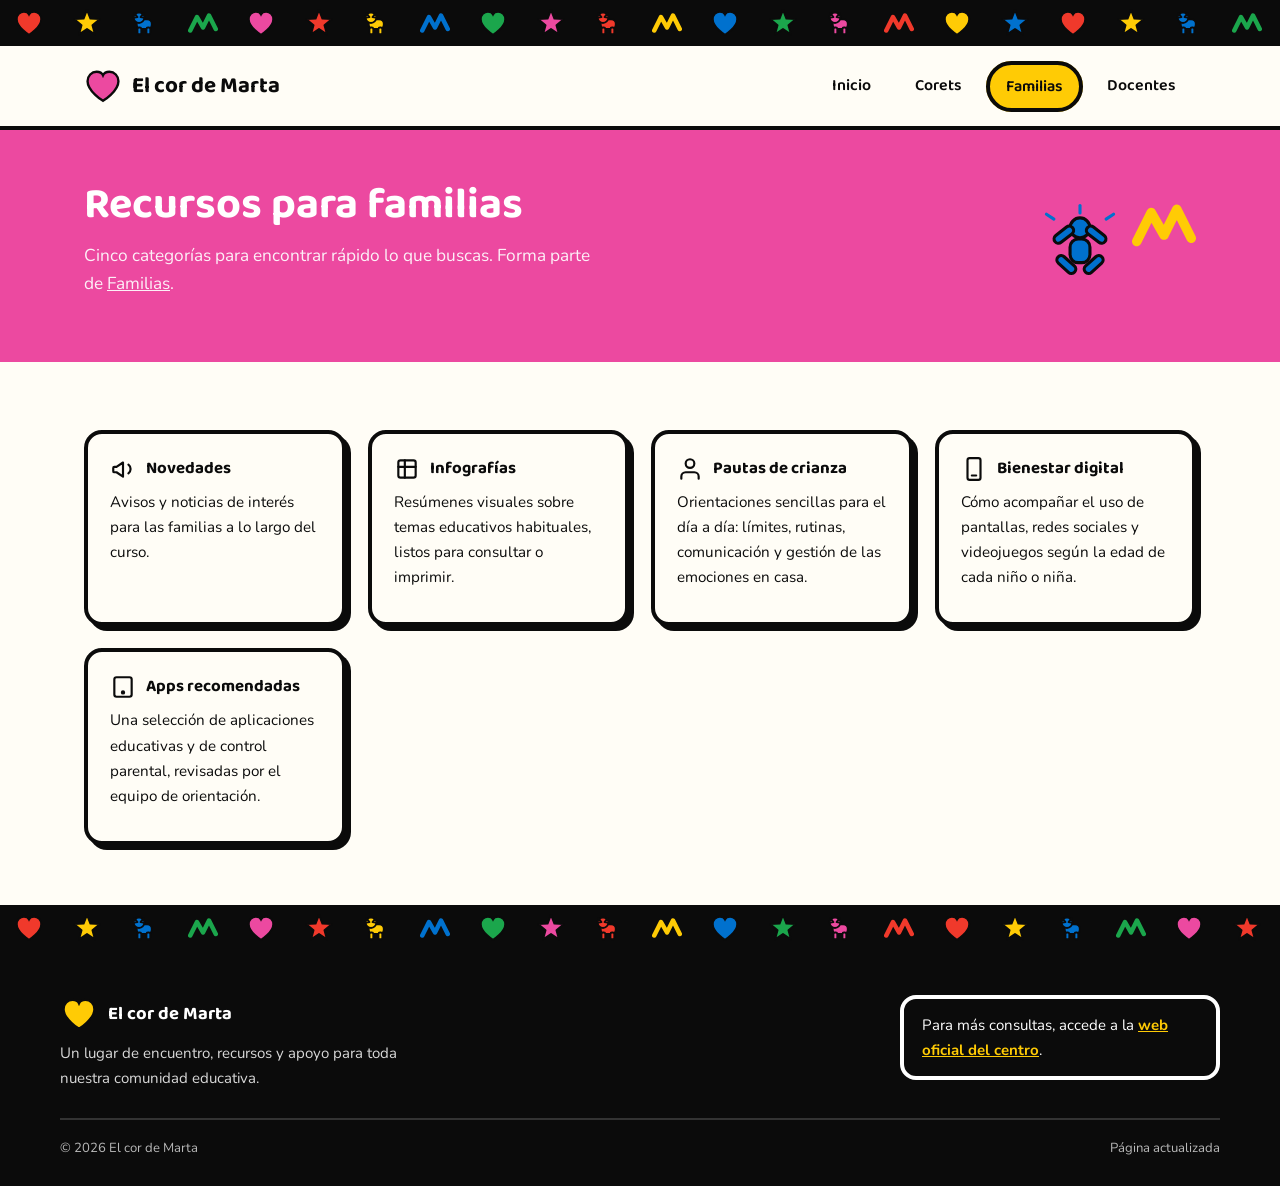
<file: recursos.html>
<!DOCTYPE html>
<html lang="es">
<head>
<meta charset="UTF-8">
<meta name="viewport" content="width=device-width, initial-scale=1.0">
<title>El cor de Marta — Recursos para familias</title>
<meta name="description" content="Novedades, infografías, pautas de crianza, bienestar digital y apps recomendadas.">
<link rel="icon" href="data:image/svg+xml,%3Csvg xmlns='http://www.w3.org/2000/svg' viewBox='0 0 32 32'%3E%3Cpath fill='%23EC49A0' stroke='%230B0B0B' stroke-width='2' d='M16 28.5S3 20.4 3 11.9C3 7.5 6.4 4 10.6 4c2.5 0 4.6 1.2 5.4 3 .8-1.8 2.9-3 5.4-3C25.6 4 29 7.5 29 11.9 29 20.4 16 28.5 16 28.5Z'/%3E%3C/svg%3E">
<link rel="stylesheet" href="css/style.css">
</head>
<body data-page="recursos">

<div class="haring-border" data-count="18"><div class="track"></div></div>
<div id="site-header"></div>

<main>
  <section class="page-banner pink">
    <div class="wrap banner-row">
      <div>
        <h1>Recursos para familias</h1>
        <p>Cinco categorías para encontrar rápido lo que buscas. Forma parte de <a href="familias.html" style="color:#fff;">Familias</a>.</p>
      </div>
      <div class="banner-figs" aria-hidden="true">
        <span class="haring-decor lg bounce-3" data-fig="dance" data-color="#0071CE" data-pose="1"></span>
        <span class="haring-decor bounce-1" data-fig="zigzag" data-color="#FFCB05"></span>
      </div>
    </div>
  </section>

  <section class="block">
    <div class="wrap">
      <div class="res-list">
        <div class="res-item">
          <h3><svg viewBox="0 0 24 24" fill="none" stroke="#0B0B0B" stroke-width="2" stroke-linecap="round" stroke-linejoin="round"><path d="M3 11v3a1 1 0 0 0 1 1h2l6 4V6L6 10H4a1 1 0 0 0-1 1Z"/><path d="M17 8a5 5 0 0 1 0 8"/></svg>Novedades</h3>
          <p>Avisos y noticias de interés para las familias a lo largo del curso.</p>
        </div>
        <div class="res-item">
          <h3><svg viewBox="0 0 24 24" fill="none" stroke="#0B0B0B" stroke-width="2" stroke-linecap="round" stroke-linejoin="round"><rect x="4" y="4" width="16" height="16" rx="2"/><path d="M4 10h16M10 4v16"/></svg>Infografías</h3>
          <p>Resúmenes visuales sobre temas educativos habituales, listos para consultar o imprimir.</p>
        </div>
        <div class="res-item">
          <h3><svg viewBox="0 0 24 24" fill="none" stroke="#0B0B0B" stroke-width="2" stroke-linecap="round" stroke-linejoin="round"><path d="M20 21v-2a4 4 0 0 0-4-4H8a4 4 0 0 0-4 4v2"/><circle cx="12" cy="7" r="4"/></svg>Pautas de crianza</h3>
          <p>Orientaciones sencillas para el día a día: límites, rutinas, comunicación y gestión de las emociones en casa.</p>
        </div>
        <div class="res-item">
          <h3><svg viewBox="0 0 24 24" fill="none" stroke="#0B0B0B" stroke-width="2" stroke-linecap="round" stroke-linejoin="round"><rect x="6" y="2" width="12" height="20" rx="2"/><path d="M10 18h4"/></svg>Bienestar digital</h3>
          <p>Cómo acompañar el uso de pantallas, redes sociales y videojuegos según la edad de cada niño o niña.</p>
        </div>
        <div class="res-item">
          <h3><svg viewBox="0 0 24 24" fill="none" stroke="#0B0B0B" stroke-width="2" stroke-linecap="round" stroke-linejoin="round"><rect x="4" y="3" width="16" height="18" rx="2"/><circle cx="12" cy="17" r="1"/></svg>Apps recomendadas</h3>
          <p>Una selección de aplicaciones educativas y de control parental, revisadas por el equipo de orientación.</p>
        </div>
      </div>
    </div>
  </section>
</main>

<div id="site-footer"></div>
<script src="js/nav.js"></script>
</body>
</html>
</file>
<file: css/style.css>
/* ============================================================
   EL COR DE MARTA — estilo Haring: color plano, contorno negro
   grueso, figuras bailando "de bloques" y bordes animados.
   ============================================================ */

@import url('https://fonts.googleapis.com/css2?family=Baloo+2:wght@500;600;700;800&family=Nunito:wght@400;600;700;800&display=swap');

:root{
  --ink:#0B0B0B;
  --paper:#FFFDF6;
  --red:#F0392B;
  --yellow:#FFCB05;
  --blue:#0071CE;
  --green:#1BA64C;
  --pink:#EC49A0;
  --border:4px;
  --radius:22px;
  --maxw:1160px;
  --shadow-off:8px;
}

*{box-sizing:border-box;}
html{scroll-behavior:smooth;}
body{
  margin:0;
  background:var(--paper);
  color:var(--ink);
  font-family:'Nunito',-apple-system,sans-serif;
  font-size:17px;
  line-height:1.65;
}
h1,h2,h3,.brand-name{
  font-family:'Baloo 2',cursive;
  font-weight:700;
  line-height:1.1;
  margin:0;
}
p{margin:0 0 1em;}
a{color:var(--ink);}
img{max-width:100%;display:block;}
.wrap{max-width:var(--maxw);margin:0 auto;padding:0 24px;}
section{scroll-margin-top:104px;}
::selection{background:var(--yellow);}

@media (prefers-reduced-motion: reduce){
  *{animation-duration:.001ms !important;animation-iteration-count:1 !important;transition-duration:.001ms !important;}
}

/* ---------------- Botones ---------------- */
.btn{
  display:inline-flex;align-items:center;gap:8px;
  font-family:'Baloo 2',cursive;font-weight:700;font-size:1rem;
  padding:12px 24px;border-radius:999px;
  border:var(--border) solid var(--ink);
  background:var(--yellow);color:var(--ink);
  text-decoration:none;cursor:pointer;
  box-shadow:5px 5px 0 var(--ink);
  transition:transform .15s ease, box-shadow .15s ease;
}
.btn:hover{transform:translate(-2px,-2px);box-shadow:7px 7px 0 var(--ink);}
.btn:active{transform:translate(1px,1px);box-shadow:3px 3px 0 var(--ink);}
.btn.pink{background:var(--pink);color:#fff;}
.btn.blue{background:var(--blue);color:#fff;}
.btn.outline{background:var(--paper);}

/* ---------------- Franja Haring (borde animado) ---------------- */
.haring-border{
  overflow:hidden;background:var(--ink);
  height:46px;border-top:var(--border) solid var(--ink);border-bottom:var(--border) solid var(--ink);
}
.haring-border .track{
  display:flex;align-items:center;height:100%;width:max-content;
  animation:scroll-left 22s linear infinite;
}
.haring-border .track svg{height:30px;width:30px;margin:0 14px;flex:none;}
@keyframes scroll-left{
  from{transform:translateX(0);}
  to{transform:translateX(-50%);}
}
@media (prefers-reduced-motion: reduce){
  .haring-border .track{animation:none;overflow-x:auto;}
}

/* ---------------- Cabecera ---------------- */
header{
  position:sticky;top:0;z-index:60;
  background:var(--paper);
  border-bottom:var(--border) solid var(--ink);
}
.nav-row{
  display:flex;align-items:center;justify-content:space-between;
  padding:14px 24px;max-width:var(--maxw);margin:0 auto;gap:16px;
}
.brand{display:flex;align-items:center;gap:10px;text-decoration:none;}
.brand-name{font-size:1.4rem;color:var(--ink);}
.brand svg{width:38px;height:38px;flex:none;}

nav.primary{display:flex;align-items:center;gap:4px;}
nav.primary a{
  font-family:'Baloo 2',cursive;font-weight:600;font-size:1rem;
  text-decoration:none;color:var(--ink);
  padding:9px 16px;border-radius:999px;border:var(--border) solid transparent;
}
nav.primary a:hover{border-color:var(--ink);}
nav.primary a.active{background:var(--yellow);border-color:var(--ink);}
.has-sub{position:relative;}
.submenu{
  display:none;position:absolute;top:100%;left:0;min-width:190px;margin-top:8px;
  background:var(--paper);border:var(--border) solid var(--ink);border-radius:16px;
  box-shadow:5px 5px 0 var(--ink);padding:8px;
}
.has-sub:hover .submenu,.has-sub:focus-within .submenu{display:block;}
.submenu a{display:block;padding:9px 12px;border-radius:10px;}
.submenu a:hover{background:var(--yellow);}

#menu-btn{
  display:none;background:var(--paper);border:var(--border) solid var(--ink);border-radius:12px;
  padding:8px 10px;cursor:pointer;
}
#menu-btn svg{width:22px;height:22px;display:block;}
@media (max-width:820px){
  nav.primary{
    display:none;position:absolute;top:100%;left:0;right:0;
    background:var(--paper);border-bottom:var(--border) solid var(--ink);
    flex-direction:column;align-items:stretch;padding:10px 20px 20px;gap:6px;
  }
  nav.primary a{padding:12px;}
  .submenu{display:block;position:static;border:none;box-shadow:none;padding:0 0 0 16px;margin:2px 0 0;}
  #menu-btn{display:inline-flex;}
  #menu-btn[aria-expanded="true"] ~ nav.primary,
  nav.primary.open{display:flex;}
}

/* ---------------- Héroe con foto original enmarcada ---------------- */
.hero{padding:56px 0 64px;position:relative;overflow:hidden;}
.hero-grid{display:grid;grid-template-columns:1.05fr 0.95fr;gap:44px;align-items:center;}
.hero h1{font-size:clamp(2rem,4.6vw,3rem);}
.hero .lede{font-size:1.15rem;max-width:44ch;margin-top:16px;}
.eyebrow-chip{
  display:inline-block;background:var(--green);color:#fff;font-family:'Baloo 2',cursive;
  font-weight:700;padding:6px 16px;border-radius:999px;border:var(--border) solid var(--ink);
  margin-bottom:16px;box-shadow:4px 4px 0 var(--ink);
}
.framed-photo{position:relative;}
.framed-photo::before{
  content:"";position:absolute;top:var(--shadow-off);left:var(--shadow-off);
  width:100%;height:100%;background:var(--pink);border-radius:var(--radius);z-index:0;
}
.framed-photo img{
  position:relative;z-index:1;border:var(--border) solid var(--ink);border-radius:var(--radius);
  width:100%;height:auto;object-fit:cover;aspect-ratio:4/3;
}
@media (max-width:820px){
  .hero-grid{grid-template-columns:1fr;}
}

/* ---------------- Aviso / novedades ---------------- */
.noticias{
  margin-top:44px;background:var(--yellow);border:var(--border) solid var(--ink);border-radius:var(--radius);
  padding:24px 28px;display:flex;gap:16px;align-items:flex-start;box-shadow:6px 6px 0 var(--ink);
}
.noticias svg{flex:none;width:34px;height:34px;}
.noticias h2{font-size:1.2rem;margin-bottom:6px;}
.noticias p{margin:0;}

/* ---------------- Encabezados de sección ---------------- */
.section-head{display:flex;align-items:center;gap:14px;margin-bottom:8px;}
.section-head svg{width:40px;height:40px;flex:none;}
.section-head h2{font-size:2rem;}
.section-intro{max-width:62ch;margin:12px 0 38px;font-size:1.05rem;}

/* ---------------- Tarjetas resumen (Inicio) ---------------- */
.overview{padding:60px 0;}
.card-row{display:grid;grid-template-columns:repeat(3,1fr);gap:28px;}
.card{
  position:relative;background:var(--paper);border:var(--border) solid var(--ink);border-radius:var(--radius);
  padding:0 0 22px;overflow:hidden;box-shadow:6px 6px 0 var(--ink);
  transition:transform .15s ease, box-shadow .15s ease;
}
.card:hover{transform:translate(-3px,-3px);box-shadow:9px 9px 0 var(--ink);}
.card .thumb{width:100%;aspect-ratio:16/10;object-fit:cover;border-bottom:var(--border) solid var(--ink);}
.card .body{padding:20px 22px 0;}
.card h3{font-size:1.25rem;margin-bottom:8px;}
.card p{font-size:.97rem;}
.card a.go{
  display:inline-block;margin:8px 22px 0;font-family:'Baloo 2',cursive;font-weight:700;
  text-decoration:none;border-bottom:3px solid var(--ink);
}
@media (max-width:900px){.card-row{grid-template-columns:1fr;}}

/* ---------------- Bloques de contenido ---------------- */
.block{padding:60px 0;}
.block.tint-green{background:#E9F7EC;}
.block.tint-blue{background:#E7F2FB;}
.block.tint-pink{background:#FDEBF4;}

.res-list{display:grid;grid-template-columns:repeat(auto-fit,minmax(240px,1fr));gap:22px;margin-top:8px;}
.res-item{
  background:var(--paper);border:var(--border) solid var(--ink);border-radius:18px;
  padding:22px;box-shadow:5px 5px 0 var(--ink);
}
.res-item h3{font-size:1.05rem;margin-bottom:8px;display:flex;align-items:center;gap:10px;}
.res-item h3 svg{width:26px;height:26px;flex:none;}
.res-item p{margin:0 0 10px;font-size:.95rem;}
.res-item a{font-weight:700;border-bottom:2px solid var(--ink);text-decoration:none;}

.two-col{display:grid;grid-template-columns:1fr 1fr;gap:40px;align-items:start;}
@media (max-width:820px){.two-col{grid-template-columns:1fr;}}

ol.steps{margin:0;padding:0;list-style:none;counter-reset:step;}
ol.steps li{counter-increment:step;position:relative;padding-left:46px;margin-bottom:20px;}
ol.steps li::before{
  content:counter(step);position:absolute;left:0;top:-4px;
  width:32px;height:32px;border-radius:50%;background:var(--blue);color:#fff;
  border:3px solid var(--ink);font-family:'Baloo 2',cursive;font-weight:700;
  display:flex;align-items:center;justify-content:center;
}
ol.steps strong{display:block;font-family:'Baloo 2',cursive;font-size:1.05rem;}

.contact-box{
  border:var(--border) solid var(--ink);border-radius:var(--radius);padding:26px;
  background:var(--paper);box-shadow:6px 6px 0 var(--ink);
}
.contact-box h3{font-size:1.2rem;margin-bottom:10px;}

/* ---------------- Banner de página interior (sin foto) ---------------- */
.page-banner{
  background:var(--blue);color:#fff;padding:52px 0 46px;position:relative;overflow:hidden;
}
.page-banner h1{font-size:clamp(1.9rem,4.4vw,2.7rem);color:#fff;max-width:20ch;}
.page-banner p{color:#fff;opacity:.92;max-width:52ch;margin-top:12px;font-size:1.08rem;}
.page-banner.green{background:var(--green);}
.page-banner.pink{background:var(--pink);}
.banner-row{display:flex;align-items:center;justify-content:space-between;gap:32px;flex-wrap:wrap;}
.banner-figs{display:flex;gap:6px;flex:none;}

/* ---------------- Figuras Haring (decorativas) ---------------- */
.haring-fig{display:block;}
.bounce-1{animation:bounce 2.6s ease-in-out infinite;}
.bounce-2{animation:bounce 2.6s ease-in-out .4s infinite;}
.bounce-3{animation:bounce 2.6s ease-in-out .8s infinite;}
@keyframes bounce{
  0%,100%{transform:translateY(0) rotate(-3deg);}
  50%{transform:translateY(-10px) rotate(3deg);}
}
.radiate{animation:radiate-pulse 1.4s ease-in-out infinite;transform-origin:50px 18px;}
@keyframes radiate-pulse{
  0%,100%{opacity:.35;}
  50%{opacity:1;}
}
.haring-decor{width:64px;height:64px;}
.haring-decor.lg{width:92px;height:92px;}

/* ---------------- Pie de página ---------------- */
footer{padding:0 0 0;background:var(--ink);color:#fff;}
.footer-inner{padding:44px 0 26px;}
.footer-grid{display:flex;flex-wrap:wrap;gap:24px;justify-content:space-between;align-items:flex-start;}
footer .brand-name{color:#fff;font-size:1.15rem;}
footer p{color:#D8D8D8;font-size:.94rem;max-width:40ch;margin:0;}
footer .brand{margin-bottom:8px;}
.school-link{
  border:var(--border) solid #fff;border-radius:16px;padding:14px 18px;font-size:.94rem;color:#fff;max-width:320px;
}
.school-link a{color:var(--yellow);font-weight:700;}
.fineprint{
  margin-top:28px;padding-top:18px;border-top:2px solid #333;font-size:.82rem;color:#B9B9B9;
  display:flex;justify-content:space-between;flex-wrap:wrap;gap:8px;
}
</file>
